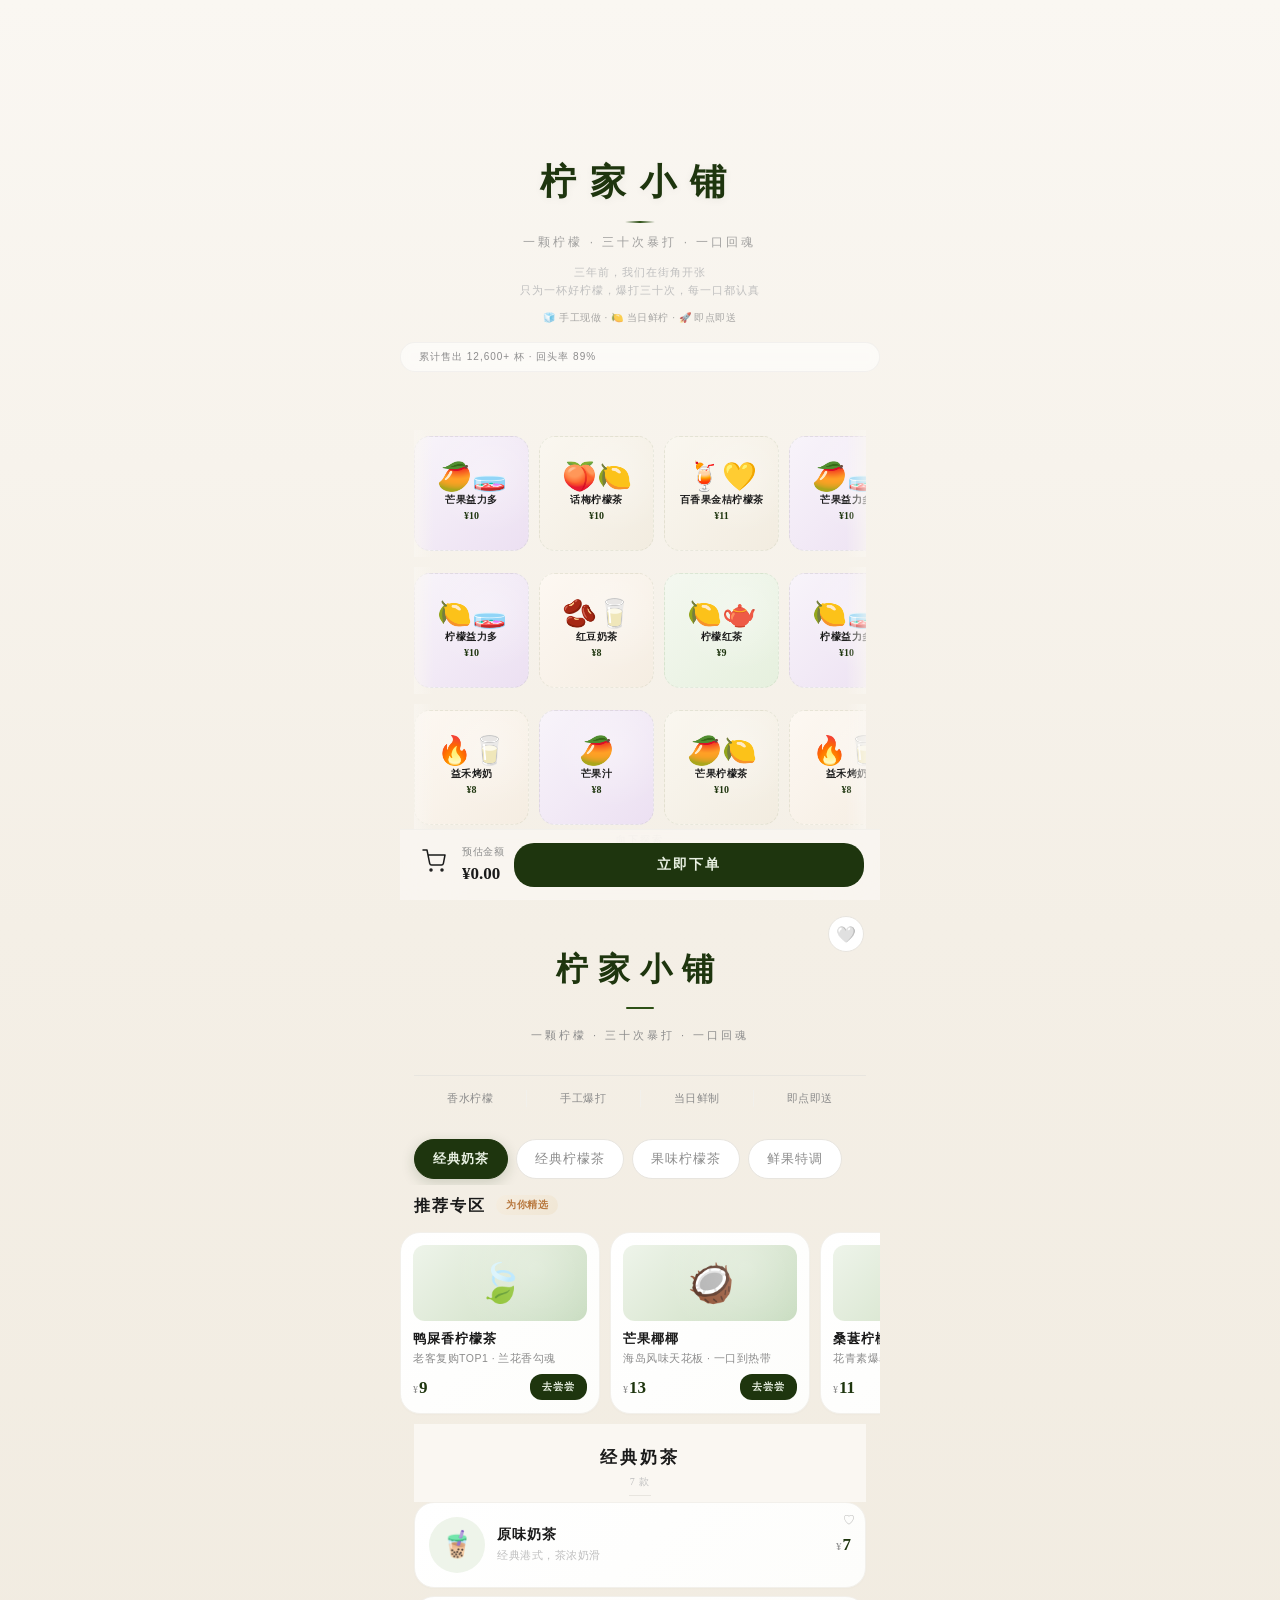
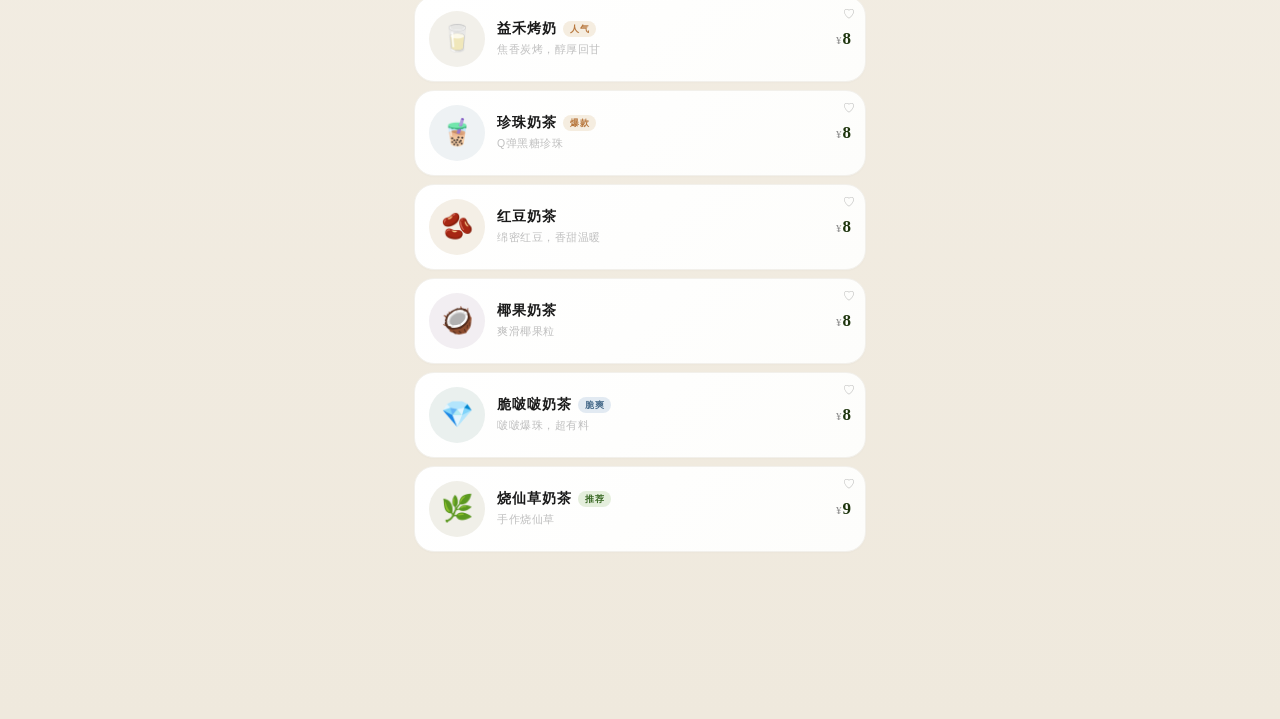
<file: lemon-tea-online.html>
<!DOCTYPE html>
<html lang="zh-CN">
<head>
<meta charset="UTF-8">
<meta name="viewport" content="width=device-width,initial-scale=1.0,user-scalable=no">
<title>柠家小铺</title>
<style>
:root {
  --green: #2d5016;
  --green-dark: #1e350e;
  --green-light: #4a7c3f;
  --green-bg: #eef4ea;
  --cream: #faf7f2;
  --card: #ffffff;
  --text: #1a1a1a;
  --text-secondary: #8c8c8c;
  --text-muted: #bfbfbf;
  --border: #e8e5df;
  --border-light: #f2f0eb;
  --shadow-xs: 0 1px 2px rgba(0,0,0,.02);
  --shadow-sm: 0 2px 8px rgba(0,0,0,.04);
  --shadow-md: 0 6px 24px rgba(0,0,0,.06);
  --shadow-lg: 0 16px 48px rgba(0,0,0,.08);
  --shadow-glow: 0 0 0 1px rgba(45,80,22,.06), 0 2px 12px rgba(45,80,22,.08);
  --shadow-lift: 0 8px 30px rgba(0,0,0,.07), 0 2px 8px rgba(0,0,0,.04);
  --card-gradient: linear-gradient(135deg, #ffffff 0%, #fdfdfb 100%);
  --modal-glass: rgba(255,255,255,.94);
  --radius: 20px;
  --radius-lg: 28px;
  --radius-sm: 14px;
  --font-serif: 'Georgia', 'Noto Serif SC', 'PingFang SC', serif;
  --font-sans: 'PingFang SC', 'Microsoft YaHei', -apple-system, sans-serif;
}

* { margin:0; padding:0; box-sizing:border-box; }
html { scroll-behavior:smooth; -webkit-tap-highlight-color:transparent; }
body {
  font-family: var(--font-sans);
  background: linear-gradient(180deg, #faf7f2 0%, #f4efe6 40%, #efe9dd 100%);
  color: var(--text);
  line-height: 1.6;
  -webkit-font-smoothing: antialiased;
}
.wrap { max-width:480px; margin:0 auto; min-height:100vh; }

/* ── Hero ── */
.hero {
  height: 100vh;
  display: flex;
  flex-direction: column;
  overflow: hidden;
  position: relative;
}
.hero-brand {
  flex: 0 0 38%;
  display: flex;
  flex-direction: column;
  align-items: center;
  justify-content: flex-end;
  gap: 10px;
  padding: 0 20px 16px;
  z-index: 1;
}
.hero-name {
  font-family: var(--font-serif);
  font-size: 36px;
  font-weight: 700;
  color: var(--green-dark);
  letter-spacing: 14px;
  text-shadow: 0 2px 8px rgba(30,53,14,.06);
}
.hero-line {
  width: 30px;
  height: 2px;
  background: linear-gradient(90deg, transparent, var(--green), transparent);
  border-radius: 1px;
}
.hero-slogan {
  font-size: 12px;
  color: var(--text-secondary);
  letter-spacing: 3px;
  font-weight: 400;
  opacity: .8;
}
.hero-intro {
  font-size: 11px;
  color: var(--text-muted);
  text-align: center;
  line-height: 1.7;
  letter-spacing: 1px;
  max-width: 260px;
  white-space: pre-line;
}
.hero-badges {
  display: flex;
  gap: 12px;
  font-size: 10px;
  color: var(--text-secondary);
  letter-spacing: .5px;
  opacity: .75;
}
.hero-stats {
  display: inline-block;
  padding: 6px 18px;
  border-radius: 20px;
  background: rgba(255,255,255,.55);
  backdrop-filter: blur(6px);
  -webkit-backdrop-filter: blur(6px);
  font-size: 10px;
  color: var(--text-secondary);
  letter-spacing: 1px;
  border: 1px solid rgba(0,0,0,.04);
}
.hero-grid {
  flex: 1;
  display: flex;
  flex-direction: column;
  gap: 10px;
  padding: 16px 14px 28px;
  overflow: hidden;
  justify-content: center;
}
.marquee-row {
  overflow: hidden;
  position: relative;
  display: flex;
  align-items: center;
  padding: 6px 0;
}
.marquee-row::before,
.marquee-row::after {
  content: '';
  position: absolute;
  top: 0;
  bottom: 0;
  width: 20px;
  z-index: 2;
  pointer-events: none;
}
.marquee-row::before {
  left: 0;
  background: linear-gradient(to right, rgba(250,247,242,.7), transparent);
}
.marquee-row::after {
  right: 0;
  background: linear-gradient(to left, rgba(250,247,242,.7), transparent);
}
.marquee-track {
  display: flex;
  gap: 10px;
  will-change: transform;
}
.row-fwd .marquee-track {
  animation: scrollLeft 28s linear infinite;
}
.row-rev .marquee-track {
  animation: scrollRight 28s linear infinite;
}
.marquee-row:hover .marquee-track {
  animation-play-state: paused;
}
@keyframes scrollLeft {
  0%   { transform: translateX(0); }
  100% { transform: translateX(-50%); }
}
@keyframes scrollRight {
  0%   { transform: translateX(-50%); }
  100% { transform: translateX(0); }
}
.grid-cell {
  width: 115px;
  height: 115px;
  border-radius: 16px;
  flex-shrink: 0;
  position: relative;
  overflow: hidden;
  cursor: pointer;
  display: flex;
  flex-direction: column;
  align-items: center;
  justify-content: center;
  gap: 3px;
  padding: 10px 6px;
  border: 1px dashed rgba(45,80,22,.08);
  transition: transform .35s cubic-bezier(.4,0,.2,1), box-shadow .35s ease, border-color .35s ease;
}
.grid-cell:hover {
  transform: scale(1.05);
  box-shadow: 0 6px 20px rgba(30,53,14,.1);
  border-color: rgba(45,80,22,.2);
  z-index: 3;
}
.grid-cell::after {
  content: '';
  position: absolute;
  inset: 0;
  background: radial-gradient(circle at 65% 35%, rgba(255,255,255,.3) 0%, transparent 55%);
  border-radius: inherit;
  pointer-events: none;
}
.cell-emoji {
  font-size: 28px;
  line-height: 1;
  position: relative;
  z-index: 1;
}
.cell-name {
  font-size: 9.5px;
  font-weight: 600;
  color: var(--text);
  letter-spacing: .5px;
  text-align: center;
  line-height: 1.2;
  position: relative;
  z-index: 1;
  max-width: 100%;
  overflow: hidden;
  text-overflow: ellipsis;
  white-space: nowrap;
}
.cell-price {
  font-size: 10px;
  font-weight: 700;
  color: var(--green-dark);
  font-family: var(--font-serif);
  position: relative;
  z-index: 1;
}

/* ── Card Flash ── */
.pcard.flash {
  animation: cardFlash .7s ease;
}
@keyframes cardFlash {
  0%   { box-shadow: 0 0 0 0 rgba(45,80,22,.35); background: #fafdf7; }
  40%  { box-shadow: 0 0 0 10px rgba(45,80,22,.12); background: #f6faf2; }
  100% { box-shadow: 0 0 0 0 rgba(45,80,22,0); }
}

/* ── Scroll Hint ── */
.scroll-hint {
  position: absolute;
  bottom: 28px;
  left: 50%;
  transform: translateX(-50%);
  z-index: 2;
  display: flex;
  flex-direction: column;
  align-items: center;
  gap: 6px;
  opacity: .5;
  animation: hintPulse 2s ease-in-out infinite;
}
.scroll-hint span {
  font-size: 10px;
  color: var(--text-secondary);
  letter-spacing: 2px;
}
.scroll-hint svg {
  width: 18px;
  height: 18px;
  stroke: var(--text-secondary);
}
@keyframes hintPulse {
  0%, 100% { opacity: .3; transform: translateX(-50%) translateY(0); }
  50%      { opacity: .7; transform: translateX(-50%) translateY(6px); }
}

/* ── Header ── */
.header {
  position: relative;
  padding: 44px 20px 28px;
  text-align: center;
  transition: padding .35s ease;
}
.header.small { padding: 16px 20px 12px; }
.brand-wrap { position:relative; z-index:1; }
.brand {
  font-family: var(--font-serif);
  font-size: 32px;
  font-weight: 700;
  color: var(--green-dark);
  letter-spacing: 10px;
  transition: all .35s ease;
}
.header.small .brand { font-size: 17px; letter-spacing: 4px; }
.brand-line {
  display: block;
  width: 28px;
  height: 2px;
  background: var(--green);
  margin: 12px auto;
  border-radius: 1px;
  transition: all .35s ease;
}
.header.small .brand-line { width:0; margin:0 auto; opacity:0; }
.slogan {
  display: inline-block;
  margin-top: 2px;
  color: var(--text-secondary);
  font-size: 11px;
  letter-spacing: 3px;
  transition: all .35s ease;
  font-weight: 400;
}
.header.small .slogan { opacity:0; transform:translateY(-6px); pointer-events:none; }

.fav-btn {
  position: absolute;
  top: 16px;
  right: 16px;
  width: 36px;
  height: 36px;
  border-radius: 50%;
  background: var(--card);
  border: 1px solid var(--border);
  font-size: 16px;
  cursor: pointer;
  z-index: 2;
  transition: all .25s;
  display: flex;
  align-items: center;
  justify-content: center;
}
.fav-btn.liked { animation: heartPop .5s cubic-bezier(.17,.89,.32,1.49); }
@keyframes heartPop {
  0%,100% { transform:scale(1); }
  30% { transform:scale(1.25); }
  60% { transform:scale(.92); }
}

/* ── Divider ── */
.divider {
  height: 1px;
  background: var(--border);
  margin: 0 14px;
}

/* ── Highlights ── */
.highlights {
  display: flex;
  gap: 0;
  margin: 0 14px;
  padding: 14px 0;
}
.hi {
  flex: 1;
  text-align: center;
  font-size: 10.5px;
  color: var(--text-secondary);
  letter-spacing: .5px;
  font-weight: 500;
}
.hi + .hi { border-left: 1px solid var(--border-light); }

/* ── Categories ── */
.cats {
  display: flex;
  gap: 8px;
  padding: 18px 14px 6px;
  overflow-x: auto;
  scrollbar-width: none;
}
.cats::-webkit-scrollbar { display:none; }
.ct {
  padding: 9px 18px;
  border-radius: 22px;
  font-size: 12.5px;
  font-weight: 500;
  cursor: pointer;
  background: var(--card);
  color: var(--text-secondary);
  border: 1px solid var(--border);
  white-space: nowrap;
  transition: all .25s ease;
  letter-spacing: 1px;
}
.ct:hover {
  background: #f7f5f0;
  border-color: #d5d2cb;
}

.ct.active {
  background: var(--green-dark);
  color: #e8f0e2;
  border-color: var(--green-dark);
  box-shadow: 0 4px 14px rgba(30,53,14,.18);
  font-weight: 600;
}

/* ── Featured Section ── */
.feat-wrap {
  padding: 8px 0 2px;
}
.feat-header {
  display: flex;
  align-items: center;
  gap: 10px;
  padding: 0 14px;
  margin-bottom: 10px;
}
.feat-title {
  font-family: var(--font-serif);
  font-size: 16px;
  font-weight: 700;
  color: var(--text);
  letter-spacing: 2px;
}
.feat-badge {
  font-size: 10px;
  padding: 2px 10px;
  border-radius: 10px;
  background: linear-gradient(135deg, #f5ede0, #f0e6d4);
  color: #b8783e;
  font-weight: 600;
  letter-spacing: .5px;
}
.feat-scroll {
  display: flex;
  gap: 10px;
  padding: 4px 14px 8px;
  overflow-x: auto;
  scroll-snap-type: x mandatory;
  scrollbar-width: none;
}
.feat-scroll::-webkit-scrollbar { display: none; }
.feat-card {
  min-width: 200px;
  max-width: 230px;
  flex-shrink: 0;
  background: var(--card-gradient);
  border-radius: var(--radius);
  padding: 12px;
  cursor: pointer;
  transition: all .3s cubic-bezier(.4,0,.2,1);
  border: 1px solid var(--border-light);
  box-shadow: var(--shadow-xs);
  scroll-snap-align: start;
  display: flex;
  flex-direction: column;
  gap: 8px;
}
.feat-card:hover {
  transform: translateY(-2px);
  box-shadow: var(--shadow-lift);
  border-color: #dedbd3;
}
.feat-card:active {
  transform: scale(.98);
}
.feat-img {
  width: 100%;
  height: 76px;
  border-radius: 12px;
  background: linear-gradient(135deg, #eef4ea 0%, #dce8d4 50%, #c8dcc0 100%);
  display: flex;
  align-items: center;
  justify-content: center;
  font-size: 38px;
  position: relative;
  overflow: hidden;
}
.feat-img::after {
  content: '';
  position: absolute;
  inset: 0;
  background: radial-gradient(circle at 70% 30%, rgba(255,255,255,.25) 0%, transparent 60%);
  pointer-events: none;
}
.feat-info {
  display: flex;
  flex-direction: column;
  gap: 1px;
}
.feat-name {
  font-size: 13px;
  font-weight: 700;
  color: var(--text);
  letter-spacing: 1px;
}
.feat-tagline {
  font-size: 10.5px;
  color: var(--text-secondary);
  letter-spacing: .5px;
  line-height: 1.4;
}
.feat-bottom {
  display: flex;
  justify-content: space-between;
  align-items: center;
}
.feat-price {
  font-family: var(--font-serif);
  font-size: 17px;
  font-weight: 700;
  color: var(--green-dark);
}
.feat-price .yuan {
  font-size: 10px;
  font-weight: 400;
  color: var(--text-secondary);
  margin-right: 1px;
}
.feat-cta {
  font-size: 10px;
  padding: 5px 12px;
  border-radius: 12px;
  background: var(--green-dark);
  color: #e8f0e2;
  font-weight: 600;
  letter-spacing: 1px;
}

/* ── Product Section ── */
.plist { padding: 0 14px 6px; }
.ptitle {
  font-family: var(--font-serif);
  font-size: 17px;
  font-weight: 700;
  color: var(--text);
  padding: 20px 0 6px;
  display: flex;
  flex-direction: column;
  align-items: center;
  gap: 3px;
  position: sticky;
  top: 0;
  background: var(--cream);
  z-index: 5;
  letter-spacing: 3px;
}
.ptitle::after {
  content: '';
  width: 22px;
  height: 1px;
  background: var(--border);
  margin-top: 2px;
}
.ptitle .count {
  font-size: 10px;
  color: var(--text-muted);
  font-weight: 400;
  letter-spacing: 1px;
}

.pgrid {
  display: flex;
  flex-direction: column;
  gap: 8px;
}

/* ── Product Card ── */
.pcard {
  background: var(--card-gradient);
  padding: 14px;
  border-radius: var(--radius);
  cursor: pointer;
  transition: all .3s cubic-bezier(.4,0,.2,1);
  display: flex;
  flex-direction: row;
  align-items: center;
  gap: 12px;
  position: relative;
  border: 1px solid var(--border-light);
  box-shadow: var(--shadow-xs);
}
.pcard:hover {
  transform: translateY(-2px);
  box-shadow: var(--shadow-lift);
  border-color: #dedbd3;
}
.pcard:active {
  transform: scale(.98);
  box-shadow: var(--shadow-sm);
}
.pcard .heart {
  position: absolute;
  top: 8px;
  right: 10px;
  font-size: 12px;
  cursor: pointer;
  z-index: 3;
  opacity: .3;
  transition: all .25s;
}
.pcard .heart.liked { opacity: 1; animation: heartPop .5s cubic-bezier(.17,.89,.32,1.49); }

.pimg {
  width: 56px;
  height: 56px;
  border-radius: 50%;
  background: linear-gradient(135deg, #eef4ea 0%, #dce8d4 100%);
  display: flex;
  align-items: center;
  justify-content: center;
  font-size: 26px;
  overflow: hidden;
  flex-shrink: 0;
  transition: transform .3s;
}
.pcard:active .pimg { transform: scale(.94); }
.pimg img { width:100%; height:100%; object-fit:cover; }

.pinfo {
  flex: 1;
  min-width: 0;
  display: flex;
  flex-direction: column;
  gap: 3px;
}
.pname-row {
  display: flex;
  align-items: center;
  gap: 6px;
}
.pname {
  font-size: 13.5px;
  font-weight: 600;
  color: var(--text);
  line-height: 1.3;
  letter-spacing: 1px;
  white-space: nowrap;
}
.pdesc {
  font-size: 10.5px;
  color: var(--text-muted);
  letter-spacing: .5px;
  white-space: nowrap;
  overflow: hidden;
  text-overflow: ellipsis;
}
.pprice {
  font-family: var(--font-serif);
  font-size: 17px;
  font-weight: 700;
  color: var(--green-dark);
  flex-shrink: 0;
}
.pprice .yuan { font-size: 11px; font-weight: 400; color: var(--text-secondary); margin-right:1px; }

/* ── Tags ── */
.ptag {
  font-size: 9px;
  padding: 1px 7px;
  border-radius: 8px;
  font-weight: 600;
  letter-spacing: .5px;
  flex-shrink: 0;
}
.ptag.pt-hot  { background: #f5ede0; color: #b8783e; }
.ptag.pt-best { background: #e4eedc; color: #3d6b28; }
.ptag.pt-new  { background: #e2eaf2; color: #4a6d8c; }

/* ── Add animation ── */
.padd-anim {
  position: fixed;
  top: 50%;
  left: 50%;
  transform: translate(-50%,-50%);
  font-size: 40px;
  pointer-events: none;
  z-index: 999;
  animation: flyUp .65s cubic-bezier(.4,0,.2,1) forwards;
}
@keyframes flyUp {
  0%   { opacity:1; transform:translate(-50%,-50%) scale(.5) rotate(-8deg); }
  50%  { opacity:1; transform:translate(-50%,-85%) scale(1.05); }
  100% { opacity:0; transform:translate(-50%,-200%) scale(.7); }
}

/* ── Modal ── */
.modal-overlay {
  position: fixed;
  inset: 0;
  background: rgba(0,0,0,.22);
  backdrop-filter: blur(14px) saturate(1.2);
  -webkit-backdrop-filter: blur(14px) saturate(1.2);
  z-index: 200;
  display: flex;
  align-items: flex-end;
  justify-content: center;
  opacity: 0;
  pointer-events: none;
  transition: opacity .3s ease;
}
.modal-overlay.show { opacity:1; pointer-events:auto; }

.modal-sheet {
  background: var(--modal-glass);
  backdrop-filter: blur(20px) saturate(1.1);
  -webkit-backdrop-filter: blur(20px) saturate(1.1);
  border-radius: var(--radius-lg) var(--radius-lg) 0 0;
  width: 100%;
  max-width: 480px;
  padding: 24px 18px 34px;
  max-height: 78vh;
  overflow-y: auto;
  animation: slideUp .35s cubic-bezier(.4,0,.2,1);
  box-shadow: var(--shadow-lg);
}
@keyframes slideUp {
  from { transform:translateY(100%); }
  to   { transform:translateY(0); }
}
.modal-sheet::before {
  content: '';
  display: block;
  width: 36px;
  height: 4px;
  background: rgba(0,0,0,.1);
  border-radius: 2px;
  margin: 0 auto 18px;
}

.modal-title {
  font-family: var(--font-serif);
  font-size: 17px;
  font-weight: 700;
  margin-bottom: 18px;
  display: flex;
  justify-content: space-between;
  align-items: center;
  letter-spacing: 2px;
}
.modal-close {
  width: 32px;
  height: 32px;
  border-radius: 50%;
  background: #f5f3ef;
  border: none;
  font-size: 16px;
  cursor: pointer;
  color: var(--text-secondary);
  transition: all .2s;
  display: flex;
  align-items: center;
  justify-content: center;
}
.modal-close:hover { background: #e8e5df; color: var(--text); }

.opt-label {
  font-size: 11px;
  color: var(--text-secondary);
  margin: 16px 0 8px;
  font-weight: 500;
  letter-spacing: 1px;
}
.opt-row { display:flex; gap:8px; flex-wrap:wrap; }
.opt-tag {
  padding: 10px 16px;
  border-radius: var(--radius);
  font-size: 12px;
  border: 1px solid var(--border);
  background: var(--cream);
  cursor: pointer;
  transition: all .2s;
  font-weight: 500;
}
.opt-tag:hover:not(.active) {
  background: #f5f2ec;
  border-color: #d5d1c9;
}

.opt-tag.active {
  border-color: var(--green);
  background: linear-gradient(135deg, #eef4ea 0%, #dce8d4 100%);
  color: var(--green-dark);
  font-weight: 600;
}

.modal-product {
  display: flex;
  align-items: center;
  gap: 14px;
  padding-bottom: 16px;
  border-bottom: 1px solid var(--border-light);
}
.modal-product .mpname {
  font-family: var(--font-serif);
  font-size: 18px;
  font-weight: 700;
  color: var(--text);
  letter-spacing: 1px;
}
.modal-product .mpprice {
  font-family: var(--font-serif);
  font-size: 22px;
  font-weight: 700;
  color: var(--green-dark);
  margin-top: 2px;
}
.mpdesc {
  font-size: 11.5px;
  color: var(--text-secondary);
  line-height: 1.7;
  padding: 10px 0 2px;
  letter-spacing: .5px;
}

.btn-add {
  width: 100%;
  padding: 15px;
  border-radius: var(--radius);
  border: none;
  font-size: 14px;
  font-weight: 700;
  cursor: pointer;
  background: var(--green-dark);
  color: #e8f0e2;
  margin-top: 18px;
  letter-spacing: 2px;
  transition: all .25s ease;
}
.btn-add:active { transform:scale(.975); opacity:.9; }
.btn-add:hover {
  box-shadow: var(--shadow-glow);
  transform: translateY(-1px);
  opacity: .95;
}

/* ── Bottom Bar ── */
.bar {
  position: sticky;
  bottom: 0;
  background: rgba(250,247,242,.78);
  backdrop-filter: blur(28px) saturate(1.15);
  -webkit-backdrop-filter: blur(28px) saturate(1.15);
  padding: 10px 16px;
  display: flex;
  gap: 10px;
  align-items: center;
  border-top: 1px solid var(--border-light);
  z-index: 100;
}
.badge-wrap {
  position: relative;
  font-size: 24px;
  cursor: pointer;
  padding: 6px;
  transition: transform .2s;
}
.badge-wrap:active { transform:scale(.9); }
.badge {
  position: absolute;
  top: 0;
  right: 0;
  background: var(--green);
  color: #fff;
  font-size: 10px;
  width: 18px;
  height: 18px;
  border-radius: 50%;
  display: flex;
  align-items: center;
  justify-content: center;
  font-weight: 700;
}
.btotal-label { font-size: 10px; color: var(--text-secondary); letter-spacing:.5px; }
.btotal-val {
  font-family: var(--font-serif);
  font-size: 17px;
  font-weight: 700;
  color: var(--text);
}
.btn-checkout {
  flex: 1;
  padding: 13px 0;
  border-radius: var(--radius);
  border: none;
  font-size: 14px;
  font-weight: 700;
  cursor: pointer;
  background: var(--green-dark);
.btn-checkout:hover {
  box-shadow: var(--shadow-glow);
  transform: translateY(-1px);
  opacity: .95;
}
  color: #e8f0e2;
  letter-spacing: 2px;
  transition: all .25s ease;
}
.btn-checkout:active { transform:scale(.975); opacity:.9; }

/* ── Toast ── */
.toast {
  position: fixed;
  top: 45%;
  left: 50%;
  transform: translate(-50%,-50%);
  background: rgba(26,26,26,.88);
  backdrop-filter: blur(12px);
  -webkit-backdrop-filter: blur(12px);
  color: #f0ede5;
  padding: 10px 22px;
  border-radius: 22px;
  font-size: 12.5px;
  z-index: 999;
  opacity: 0;
  pointer-events: none;
  transition: opacity .35s ease;
  letter-spacing: .5px;
}
.toast.show { opacity:1; }

/* ── Cart ── */
.cart-item {
  display: flex;
  align-items: center;
  gap: 12px;
  padding: 14px 0;
  border-bottom: 1px solid var(--border-light);
}
.ci-icon {
  width: 40px;
  height: 40px;
  border-radius: 50%;
  background: linear-gradient(135deg, #eef4ea 0%, #dce8d4 100%);
  display: flex;
  align-items: center;
  justify-content: center;
  font-size: 20px;
  flex-shrink: 0;
}
.ci-info { flex:1; }
.ci-name { font-size: 13.5px; font-weight: 600; color: var(--text); letter-spacing:.5px; }
.ci-spec { font-size: 11px; color: var(--text-secondary); margin-top:1px; }
.ci-price {
  font-family: var(--font-serif);
  font-size: 16px;
  font-weight: 700;
  color: var(--text);
}

.qty { display:flex; align-items:center; gap:10px; }
.qb {
  width: 28px;
  height: 28px;
  border-radius: 50%;
  border: 1px solid var(--border);
  background: var(--card);
  font-size: 14px;
  cursor: pointer;
  display: flex;
  align-items: center;
  justify-content: center;
  color: var(--text);
  transition: all .2s;
}
.qb:active { background: var(--cream); }
.qn { font-size: 13px; font-weight: 600; min-width:20px; text-align:center; }

.bottom-pad { height: 90px; }

.modal-sheet::-webkit-scrollbar { width:3px; }
.modal-sheet::-webkit-scrollbar-thumb { background:#d8d5ce; border-radius:3px; }

/* ── Payment Modal ── */
.pay-amount { text-align:center; padding:10px 0 16px; }
.pay-amount .label { font-size:13px; color:var(--text-secondary); letter-spacing:1px; }
.pay-amount .val {
  font-family:var(--font-serif); font-size:40px; font-weight:700;
  color:var(--green-dark); line-height:1.3;
}
.pay-qr-wrap {
  background:#fff; border-radius:var(--radius); padding:18px;
  text-align:center; margin:4px 0 12px; border:1px solid var(--border-light);
}
.pay-qr-wrap img { width:200px; height:200px; object-fit:contain; display:block; margin:0 auto; }
.pay-qr-tip { font-size:11px; color:var(--text-secondary); margin-top:10px; letter-spacing:.5px; }
.pay-summary {
  font-size:11px; color:var(--text-secondary); padding:10px 0;
  border-top:1px solid var(--border-light); line-height:1.7; max-height:120px; overflow-y:auto;
}
.pay-note { text-align:center; font-size:10px; color:var(--text-muted); margin-top:10px; letter-spacing:.5px; }
</style>
</head>
<body>
<div class="wrap">

<div class="hero" id="hero">
  <div class="hero-brand">
    <div class="hero-name">柠家小铺</div>
    <div class="hero-line"></div>
    <div class="hero-slogan">一颗柠檬 · 三十次暴打 · 一口回魂</div>
    <div class="hero-intro">三年前，我们在街角开张
只为一杯好柠檬，爆打三十次，每一口都认真</div>
    <div class="hero-badges">🧊 手工现做 · 🍋 当日鲜柠 · 🚀 即点即送</div>
  </div>
  <div class="hero-stats">累计售出 12,600+ 杯 · 回头率 89%</div>
  <div class="hero-grid">
    <div class="marquee-row row-rev">
      <div class="marquee-track" id="track1"></div>
    </div>
    <div class="marquee-row row-fwd">
      <div class="marquee-track" id="track2"></div>
    </div>
    <div class="marquee-row row-rev">
      <div class="marquee-track" id="track3"></div>
    </div>
  </div>
  <div class="scroll-hint">
    <span>向下探索</span>
    <svg viewBox="0 0 24 24" fill="none" stroke-width="1.5" stroke-linecap="round" stroke-linejoin="round"><path d="M12 5v14M5 12l7 7 7-7"/></svg>
  </div>
</div>

<div class="header" id="header">
  <button class="fav-btn" id="favBtn" onclick="toggleFav()">🤍</button>
  <div class="brand-wrap">
    <div class="brand">柠家小铺</div>
    <div class="brand-line"></div>
    <div class="slogan">一颗柠檬 · 三十次暴打 · 一口回魂</div>
  </div>
</div>

<div class="divider"></div>

<div class="highlights">
  <div class="hi">香水柠檬</div>
  <div class="hi">手工爆打</div>
  <div class="hi">当日鲜制</div>
  <div class="hi">即点即送</div>
</div>

<div class="cats" id="cats"></div>
<div class="feat-wrap" id="featWrap">
  <div class="feat-header">
    <span class="feat-title">推荐专区</span>
    <span class="feat-badge">为你精选</span>
  </div>
  <div class="feat-scroll" id="featScroll"></div>
</div>
<div class="plist" id="plist"></div>

<div class="toast" id="toast"></div>

<div class="modal-overlay" id="specModal">
  <div class="modal-sheet">
    <div class="modal-title"><span>选择规格</span><button class="modal-close" onclick="closeSpec()">&#10005;</button></div>
    <div class="modal-product" id="specProduct"></div>
    <div class="opt-label">甜度</div>
    <div class="opt-row" id="sweetOpts"></div>
    <div class="opt-label">冰量</div>
    <div class="opt-row" id="iceOpts"></div>
    <button class="btn-add" onclick="confirmAdd()">加入购物车</button>
  </div>
</div>

<div class="modal-overlay" id="cartModal">
  <div class="modal-sheet">
    <div class="modal-title"><span>购物车</span><button class="modal-close" onclick="closeCart()">&#10005;</button></div>
    <div id="cartItems"></div>
    <div style="text-align:center;padding:24px 0;font-size:12px;color:var(--text-muted);letter-spacing:1px" id="cartEmpty">购物车是空的，去选一杯吧</div>
    <div id="cartSum" style="display:none">
      <div style="display:flex;justify-content:space-between;padding:14px 0;font-weight:700;border-top:2px solid var(--border-light);margin-top:4px;">
        <span>合计</span>
        <span style="font-family:var(--font-serif);font-size:20px;color:var(--green-dark)" id="cartTotalPrice"></span>
      </div>
      <button class="btn-add" onclick="checkout()">去结算</button>
    </div>
  </div>
</div>

<div class="bar">
  <div class="badge-wrap" onclick="openCart()">
    <svg width="24" height="24" viewBox="0 0 24 24" fill="none" stroke="currentColor" stroke-width="1.5" stroke-linecap="round" stroke-linejoin="round"><circle cx="9" cy="21" r="1"/><circle cx="20" cy="21" r="1"/><path d="M1 1h4l2.68 13.39a2 2 0 0 0 2 1.61h9.72a2 2 0 0 0 2-1.61L23 6H6"/></svg>
    <span class="badge" id="cartBadge" style="display:none">0</span>
  </div>
  <div>
    <div class="btotal-label">预估金额</div>
    <div class="btotal-val" id="btotal">¥0.00</div>
  </div>
  <button class="btn-checkout" onclick="checkout()">立即下单</button>
</div>

<div class="bottom-pad"></div>

<!-- Payment Modal -->
<div class="modal-overlay" id="payModal">
  <div class="modal-sheet">
    <div class="modal-title"><span>扫码付款</span><button class="modal-close" onclick="closePay()">&#10005;</button></div>
    <div class="pay-amount">
      <div class="label">应付金额</div>
      <div class="val" id="payAmount">¥0.00</div>
    </div>
    <div class="pay-qr-wrap">
      <img id="payQR" src="data:image/svg+xml,%3Csvg xmlns='http://www.w3.org/2000/svg' width='200' height='200'%3E%3Crect fill='%23f8f7f4' width='200' height='200' rx='12'/%3E%3Crect x='20' y='20' width='160' height='160' rx='8' fill='none' stroke='%23d0cdc5' stroke-width='2' stroke-dasharray='6,4'/%3E%3Ctext x='100' y='80' text-anchor='middle' fill='%23bfbbb0' font-size='36'%3E📷%3C/text%3E%3Ctext x='100' y='115' text-anchor='middle' fill='%23bfbbb0' font-size='13' font-family='sans-serif'%3E微信收款码%3C/text%3E%3Ctext x='100' y='140' text-anchor='middle' fill='%23d5d2ca' font-size='10' font-family='sans-serif'%3E替换为实际二维码%3C/text%3E%3C/svg%3E" alt="微信收款码">
      <div class="pay-qr-tip">📱 打开微信扫一扫付款</div>
    </div>
    <div class="pay-summary" id="paySummary"></div>
    <button class="btn-add" onclick="confirmPay()">✅ 已完成支付</button>
    <div class="pay-note">付款后请点击上方按钮确认</div>
  </div>
</div>
</div>

<script>
const menu=[{
  cat:'经典奶茶',
  items:[
    {n:'原味奶茶',p:7,t:'',tt:'',d:'经典港式，茶浓奶滑',emoji:'🧋',sd:'经典港式配方，锡兰红茶搭配荷兰淡奶，茶浓奶滑，地道港味。',img:''},
    {n:'益禾烤奶',p:8,t:'hot',tt:'人气',d:'焦香炭烤，醇厚回甘',emoji:'🥛',sd:'茶叶经炭火慢烤焦香四溢，融入顺滑牛乳，入口醇厚，回甘悠长。',img:''},
    {n:'珍珠奶茶',p:8,t:'hot',tt:'爆款',d:'Q弹黑糖珍珠',emoji:'🧋',sd:'手工熬煮黑糖珍珠Q弹软糯，搭配浓郁奶茶，经典滋味百喝不厌。',img:''},
    {n:'红豆奶茶',p:8,t:'',tt:'',d:'绵密红豆，香甜温暖',emoji:'🫘',sd:'饱满红豆慢熬至绵密起沙，融入香浓奶茶，香甜暖心治愈首选。',img:''},
    {n:'椰果奶茶',p:8,t:'',tt:'',d:'爽滑椰果粒',emoji:'🥥',sd:'爽滑椰果粒搭配丝滑奶茶，嚼得到的清甜，口感层次丰富。',img:''},
    {n:'脆啵啵奶茶',p:8,t:'new',tt:'脆爽',d:'啵啵爆珠，超有料',emoji:'💎',sd:'脆啵啵爆珠一咬即破，搭配浓郁奶茶，趣味十足超有料。',img:''},
    {n:'烧仙草奶茶',p:9,t:'best',tt:'推荐',d:'手作烧仙草',emoji:'🌿',sd:'古法手作烧仙草清凉爽滑，搭配醇香奶茶，传统与潮流完美碰撞。',img:''},
  ]
},{
  cat:'经典柠檬茶',
  items:[
    {n:'冰鲜柠檬茶',p:5,t:'hot',tt:'销量王',d:'清爽解渴，入门首选',emoji:'🍋',sd:'鲜柠檬手工切片搭配清爽茶底，酸甜适口，解渴消暑入门首选。',img:''},
    {n:'话梅柠檬茶',p:7,t:'',tt:'',d:'咸甜话梅撞柠檬',emoji:'🍑',sd:'咸甜话梅与鲜柠檬奇妙邂逅，酸中带咸，层次分明越喝越上瘾。',img:''},
    {n:'柠檬绿茶',p:9,t:'',tt:'',d:'茉莉绿茶底+鲜柠檬',emoji:'🍵',sd:'茉莉绿茶为底花香清雅，加入新鲜柠檬片，茶香果香清新交织。',img:''},
    {n:'柠檬红茶',p:9,t:'',tt:'',d:'港式经典搭配',emoji:'🫖',sd:'港式经典搭配，醇厚红茶碰撞鲜切柠檬，酸甜醇香令人回味。',img:''},
    {n:'鸭屎香柠檬茶',p:9,t:'best',tt:'招牌',d:'鸭屎香单丛，兰花香',emoji:'🍃',sd:'选用广东凤凰山鸭屎香单丛茶底，兰花香气饱满，搭配手工爆打香水柠檬，回甘悠长。',img:''},
    {n:'青提柠檬茶',p:10,t:'new',tt:'果香',d:'鲜青提+柠檬',emoji:'🍇',sd:'鲜甜青提果肉搭配清爽柠檬，果香四溢酸甜爆汁，夏日清凉必备。',img:''},
    {n:'西瓜柠檬茶',p:10,t:'new',tt:'夏日',d:'鲜西瓜+柠檬',emoji:'🍉',sd:'当季鲜甜西瓜搭配清新柠檬，双重果香碰撞，清甜解暑满满夏日气息。',img:''},
  ]
},{
  cat:'果味柠檬茶',
  items:[
    {n:'话梅柠檬茶',p:10,t:'',tt:'',d:'升级版话梅',emoji:'🍑',sd:'精选优质话梅咸甜更浓郁，搭配手工爆打香水柠檬，升级口感体验。',img:''},
    {n:'芒果柠檬茶',p:10,t:'',tt:'',d:'台农芒果+柠檬',emoji:'🥭',sd:'台农芒果饱满香甜，遇上鲜切柠檬，热带风情与清爽的完美融合。',img:''},
    {n:'桑葚柠檬茶',p:11,t:'best',tt:'养颜',d:'鲜桑葚，花青素爆表',emoji:'🫐',sd:'新鲜桑葚果肉花青素满满，搭配清爽柠檬茶底，酸甜养颜喝出好气色。',img:''},
    {n:'金桔柠檬茶',p:10,t:'',tt:'',d:'双重酸爽，超解腻',emoji:'🍊',sd:'小金桔与鲜柠檬双重酸爽暴击，清爽解腻，饭后一杯超级满足。',img:''},
    {n:'百香果柠檬茶',p:10,t:'hot',tt:'爆款',d:'百香果+柠檬',emoji:'💛',sd:'百香果浓郁果香碰撞清新柠檬，粒粒果籽带来爆汁口感，酸甜交织。',img:''},
    {n:'百香果金桔柠檬茶',p:11,t:'',tt:'',d:'三重果酸',emoji:'🍹',sd:'百香果、金桔、柠檬三重果酸层层递进，清爽解腻维C满满。',img:''},
    {n:'百香果双响炮',p:10,t:'hot',tt:'人气',d:'百香果+椰果+珍珠',emoji:'🎉',sd:'百香果搭配Q弹黑糖珍珠和爽滑椰果，三重口感果香浓郁，每一口都超满足。',img:''},
  ]
},{
  cat:'鲜果特调',
  items:[
    {n:'百香果益力多',p:10,t:'best',tt:'必点',d:'维C+益生菌',emoji:'✨',sd:'百香果浓郁果香结合益力多益生菌，酸甜好喝，维C加益生菌双倍守护。',img:''},
    {n:'柠檬益力多',p:10,t:'',tt:'',d:'酸甜奶香',emoji:'🍋',sd:'鲜柠檬清爽酸香融入益力多奶香酸甜，清新解腻，老少皆宜。',img:''},
    {n:'芒果益力多',p:10,t:'',tt:'',d:'芒果+益力多',emoji:'🥭',sd:'香甜芒果果肉搭配益力多，果香与奶香交织，酸甜顺滑一口上瘾。',img:''},
    {n:'西瓜汁',p:8,t:'',tt:'',d:'鲜榨清甜',emoji:'🍉',sd:'精选当季鲜甜西瓜现榨现做，清甜解暑，纯天然无添加夏日必备。',img:''},
    {n:'芒果汁',p:8,t:'',tt:'',d:'纯果肉鲜榨',emoji:'🥭',sd:'纯果肉鲜榨台农芒果，浓郁顺滑，每一口都是热带阳光的味道。',img:''},
    {n:'芒果椰椰',p:13,t:'hot',tt:'招牌',d:'海岛风味天花板',emoji:'🥥',sd:'芒果果肉与椰奶的黄金搭配，浓郁顺滑，海岛风味十足仿佛置身热带。',img:''},
    {n:'西瓜椰椰',p:13,t:'new',tt:'新品',d:'夏日限定甜蜜',emoji:'🌴',sd:'清甜西瓜搭配丝滑椰奶，清爽与浓郁并存，夏日限定不可错过的甜蜜。',img:''},
  ]
}];

let activeCat=0,cart=[],specItem=null,specSweet=0,specIce=0;
const BGC=['#eef4ea','#f2f0ea','#eef2f4','#f4efe6','#f2eef2','#eaf0ee','#f0efe8','#f2f2ed'];

const featured=[
  {ci:1,ii:4,tagline:'老客复购TOP1 · 兰花香勾魂'},
  {ci:3,ii:5,tagline:'海岛风味天花板 · 一口到热带'},
  {ci:2,ii:2,tagline:'花青素爆表 · 喝出好气色'},
];

function renderFeatured(){
  const wrap=document.getElementById('featWrap');
  const scroll=document.getElementById('featScroll');
  const cards=featured.map(f=>{
    const cat=menu[f.ci],item=cat.items[f.ii];
    return {item,ci:f.ci,tagline:f.tagline};
  });
  scroll.innerHTML=cards.map(c=>`
    <div class="feat-card" onclick="openSpec(${c.ci},'${escapeHtml(c.item.n)}')">
      <div class="feat-img">${c.item.emoji}</div>
      <div class="feat-info">
        <div class="feat-name">${c.item.n}</div>
        <div class="feat-tagline">${c.tagline}</div>
      </div>
      <div class="feat-bottom">
        <div class="feat-price"><span class="yuan">¥</span>${c.item.p}</div>
        <div class="feat-cta">去尝尝</div>
      </div>
    </div>
  `).join('');
}

function renderAll(){
  document.getElementById('cats').innerHTML=menu.map((c,i)=>`<span class="ct ${i===activeCat?'active':''}" onclick="switchCat(${i})">${c.cat}</span>`).join('');
  renderFeatured();

  let html='';
  menu.forEach((c,ci)=>{
    html+=`<div id="cat-${ci}" style="display:${ci===activeCat?'block':'none'}">`;
    html+=`<div class="ptitle">${c.cat}<span class="count">${c.items.length} 款</span></div>`;
    html+=`<div class="pgrid">`;
    c.items.forEach((item,ii)=>{
      const bg=BGC[(ci*7+ii)%BGC.length];
      const liked=getLiked(item.n);
      const tagHtml=item.t?`<span class="ptag pt-${item.t}">${item.tt}</span>`:'';
      html+=`
        <div class="pcard" id="prod-${ci}-${ii}" onclick="openSpec(${ci},'${escapeHtml(item.n)}')">
          <div class="pimg" style="background:${bg}">${item.emoji}</div>
          <div class="pinfo">
            <div class="pname-row">
              <span class="pname">${item.n}</span>
              ${tagHtml}
            </div>
            <div class="pdesc">${item.d}</div>
          </div>
          <div class="pprice"><span class="yuan">¥</span>${item.p}</div>
          <span class="heart ${liked?'liked':''}" onclick="event.stopPropagation();toggleLike(this,'${escapeHtml(item.n)}')">${liked?'♥':'♡'}</span>
        </div>
      `;
    });
    html+=`</div></div>`;
  });
  document.getElementById('plist').innerHTML=html;
}

function getLiked(name){return localStorage.getItem('like_'+name)==='1'}
function toggleLike(el,name){
  const liked=!getLiked(name);
  localStorage.setItem('like_'+name,liked?'1':'0');
  el.textContent=liked?'♥':'♡';
  if(liked)el.classList.add('liked');else el.classList.remove('liked');
  showToast(liked?'已收藏':'取消收藏');
}

function openSpec(ci,name){
  const cat=menu[ci],item=cat.items.find(i=>i.n===name);
  if(!item)return;
  document.getElementById('specModal').classList.add('show');
  specItem={ci,name,item};
  document.getElementById('specProduct').innerHTML=`<div class="pimg" style="width:52px;height:52px;font-size:24px;background:linear-gradient(135deg, #eef4ea 0%, #dce8d4 100%)">${item.emoji}</div><div><div class="mpname">${item.n}</div><div class="mpprice">¥${item.p}</div><div class="mpdesc">${item.sd||''}</div></div>`;
  specSweet=0;specIce=0;
  document.getElementById('sweetOpts').innerHTML=['正常甜','七分甜','半糖','三分甜','无糖'].map((s,i)=>`<span class="opt-tag ${i===0?'active':''}" onclick="pickSweet(${i},this)">${s}</span>`).join('');
  document.getElementById('iceOpts').innerHTML=['正常冰','少冰','去冰','多冰'].map((s,i)=>`<span class="opt-tag ${i===0?'active':''}" onclick="pickIce(${i},this)">${s}</span>`).join('');
}
function pickSweet(i,el){specSweet=i;el.parentElement.querySelectorAll('.opt-tag').forEach(t=>t.classList.remove('active'));el.classList.add('active')}
function pickIce(i,el){specIce=i;el.parentElement.querySelectorAll('.opt-tag').forEach(t=>t.classList.remove('active'));el.classList.add('active')}
function closeSpec(){document.getElementById('specModal').classList.remove('show');specItem=null}

function confirmAdd(){
  if(!specItem)return;
  const sweetNames=['正常甜','七分甜','半糖','三分甜','无糖'],iceNames=['正常冰','少冰','去冰','多冰'];
  cart.push({name:specItem.name,emoji:specItem.item.emoji,price:specItem.item.p,qty:1,sweet:sweetNames[specSweet],ice:iceNames[specIce]});
  closeSpec();updateCartUI();showToast('已添加 '+specItem.name);
}

function cartTotal(){return cart.reduce((s,c)=>s+c.price*c.qty,0)}
function cartCount(){return cart.reduce((s,c)=>s+c.qty,0)}

function updateCartUI(){
  const c=cartCount(),t=cartTotal();
  const badge=document.getElementById('cartBadge');
  if(c>0){badge.style.display='flex';badge.textContent=c}else{badge.style.display='none'}
  document.getElementById('btotal').textContent='¥'+t.toFixed(2);

  const items=document.getElementById('cartItems'),empty=document.getElementById('cartEmpty'),sum=document.getElementById('cartSum'),tp=document.getElementById('cartTotalPrice');
  if(cart.length===0){items.innerHTML='';empty.style.display='block';sum.style.display='none'}
  else{empty.style.display='none';sum.style.display='block';tp.textContent='¥'+t.toFixed(2);
    items.innerHTML=cart.map((x,i)=>`<div class="cart-item"><div class="ci-icon">${x.emoji}</div><div class="ci-info"><div class="ci-name">${x.name}</div><div class="ci-spec">${x.sweet} / ${x.ice}</div></div><div class="qty"><button class="qb" onclick="changeQty(${i},-1)">−</button><span class="qn">${x.qty}</span><button class="qb" onclick="changeQty(${i},1)">+</button></div><div class="ci-price">¥${(x.price*x.qty).toFixed(2)}</div></div>`).join('');
  }
}
function changeQty(i,d){cart[i].qty+=d;if(cart[i].qty<=0)cart.splice(i,1);updateCartUI()}
function openCart(){document.getElementById('cartModal').classList.add('show');updateCartUI()}
function closeCart(){document.getElementById('cartModal').classList.remove('show')}

function checkout(){
  if(cart.length===0){showToast('购物车是空的');return}
  const t=cartTotal();
  const orderNo='LT'+Date.now().toString(36).toUpperCase();
  document.getElementById('payAmount').textContent='¥'+t.toFixed(2);
  document.getElementById('paySummary').innerHTML=
    '<div style="margin-bottom:4px">订单编号：<b>'+orderNo+'</b></div>'+
    cart.map((x,i)=>
    '<div>'+x.emoji+' <b>'+(i+1)+'. '+x.name+'</b> — '+x.sweet+' / '+x.ice+' — ¥'+(x.price*x.qty).toFixed(2)+'</div>'
  ).join('');
  document.getElementById('payModal').classList.add('show');
  closeCart();

  // PushPlus 微信通知
  fetch('https://www.pushplus.plus/send',{
    method:'POST',
    headers:{'Content-Type':'application/json'},
    body:JSON.stringify({
      token:'6bbe32ec284b40d3a8e35bb5da15c3e8',
      title:'柠家小铺 · 新订单',
      content:'<html><head><meta charset="utf-8"/></head><body><h3>订单详情</h3>'+
        cart.map((x,i)=>'<p><b>'+(i+1)+'. '+x.name+'</b><br/>'+x.sweet+' / '+x.ice+' · ¥'+(x.price*x.qty).toFixed(2)+'</p>').join('')+
        '<hr/><p style="font-size:18px;color:#2d5016"><b>合计：¥'+t.toFixed(2)+'</b></p><p>🕐 '+new Date().toLocaleString()+'</p></body></html>',
      template:'html'
    })
  }).catch(()=>{});
}

function confirmPay(){
  if(!confirm('请确认已在微信中完成付款\n\n点击「确定」表示已付款\n点击「取消」返回继续付款'))return;
  showToast('支付成功，感谢惠顾！');
  cart=[];updateCartUI();
  document.getElementById('payModal').classList.remove('show');
}

function closePay(){
  if(cart.length>0&&!confirm('确定关闭付款窗口吗？\n\n关闭后购物车不会被清空\n可稍后重新下单付款'))return;
  document.getElementById('payModal').classList.remove('show');
}

function switchCat(i){activeCat=i;renderAll();setTimeout(()=>{const el=document.getElementById('cat-'+i);if(el)el.scrollIntoView({behavior:'smooth'})},50)}

function toggleFav(){
  const btn=document.getElementById('favBtn'),liked=localStorage.getItem('shop_fav')==='1';
  localStorage.setItem('shop_fav',liked?'0':'1');
  btn.textContent=liked?'🤍':'♥';
  if(!liked)btn.classList.add('liked');else btn.classList.remove('liked');
  showToast(liked?'取消收藏':'已收藏店铺');
}

function showToast(m){const t=document.getElementById('toast');t.textContent=m;t.classList.add('show');clearTimeout(t._tid);t._tid=setTimeout(()=>t.classList.remove('show'),1800)}
function escapeHtml(s){return s.replace(/&/g,'&amp;').replace(/</g,'&lt;').replace(/>/g,'&gt;').replace(/"/g,'&quot;')}

let lastScroll=0;
window.addEventListener('scroll',()=>{
  const hdr=document.getElementById('header'),st=window.scrollY;
  if(st>60&&lastScroll<=60)hdr.classList.add('small');
  else if(st<=20&&lastScroll>20)hdr.classList.remove('small');
  lastScroll=st;
});

document.querySelectorAll('.modal-overlay').forEach(m=>m.addEventListener('click',function(e){if(e.target===this){this.classList.remove('show');if(this.id==='specModal')specItem=null}}));

// Hero display emoji — 2 emojis per product for visual richness
const heroEmoji={
  '原味奶茶':'🧋','益禾烤奶':'🔥🥛','珍珠奶茶':'🧋🫧',
  '红豆奶茶':'🫘🥛','椰果奶茶':'🥥✨','脆啵啵奶茶':'💎🧋',
  '烧仙草奶茶':'🌿🫙',
  '冰鲜柠檬茶':'🍋🧊','话梅柠檬茶':'🍑🍋','柠檬绿茶':'🍋🍵',
  '柠檬红茶':'🍋🫖','鸭屎香柠檬茶':'🍃🍋','青提柠檬茶':'🍇🍋',
  '西瓜柠檬茶':'🍉🍋',
  '芒果柠檬茶':'🥭🍋','桑葚柠檬茶':'🫐🍋','金桔柠檬茶':'🍊🍋',
  '百香果柠檬茶':'💛🍋','百香果金桔柠檬茶':'🍹💛','百香果双响炮':'🎉💥',
  '百香果益力多':'✨🧫','柠檬益力多':'🍋🧫','芒果益力多':'🥭🧫',
  '西瓜汁':'🍉','芒果汁':'🥭','芒果椰椰':'🥭🥥','西瓜椰椰':'🍉🥥',
};
const catGradients=[
  'linear-gradient(135deg, #fdf8f2 0%, #f5ede2 100%)',
  'linear-gradient(135deg, #f4f8f0 0%, #e6f0de 100%)',
  'linear-gradient(135deg, #faf7f0 0%, #f2ece0 100%)',
  'linear-gradient(135deg, #f8f4fa 0%, #ece0f2 100%)',
];

function populateHeroGrid(){
  // Collect all products, shuffle, pick 9
  const all=[];
  menu.forEach((c,ci)=>{c.items.forEach((item,ii)=>{all.push({ci,ii,item})})});
  for(let i=all.length-1;i>0;i--){const j=Math.floor(Math.random()*(i+1));[all[i],all[j]]=[all[j],all[i]]}
  const picked=all.slice(0,9);

  function cellHtml(p){
    const bg=catGradients[p.ci]||catGradients[0];
    const emoji=heroEmoji[p.item.n]||p.item.emoji||'·';
    return `<div class="grid-cell" style="background:${bg}" onclick="scrollToProduct(${p.ci},${p.ii})" title="${p.item.n} · ¥${p.item.p}">
      <span class="cell-emoji">${emoji}</span>
      <span class="cell-name">${p.item.n}</span>
      <span class="cell-price">¥${p.item.p}</span>
    </div>`;
  }

  // Distribute 9 items across 3 rows (3 per row)
  const rows=[[],[],[]];
  picked.forEach((p,i)=>rows[i%3].push(p));

  ['track1','track2','track3'].forEach((tid,i)=>{
    const row=rows[i];
    // 3 original × 4 copies = 12 cells to fill the track, no gaps
    const cells=[...row,...row,...row,...row].map(cellHtml).join('');
    document.getElementById(tid).innerHTML=cells;
  });
}

function flashAndScroll(ci,ii){
  const el=document.getElementById('prod-'+ci+'-'+ii);
  if(!el)return;
  el.scrollIntoView({behavior:'smooth',block:'center'});
  el.classList.add('flash');
  setTimeout(()=>el.classList.remove('flash'),700);
}

function scrollToProduct(ci,ii){
  if(activeCat!==ci){
    activeCat=ci;renderAll();
    setTimeout(()=>flashAndScroll(ci,ii),180);
  }else{
    flashAndScroll(ci,ii);
  }
}

(function init(){
  const f=localStorage.getItem('shop_fav')==='1';
  document.getElementById('favBtn').textContent=f?'♥':'🤍';
  if(f)document.getElementById('favBtn').classList.add('liked');
  populateHeroGrid();
  renderAll();updateCartUI();
})();
</script>
</body>
</html>
</file>
